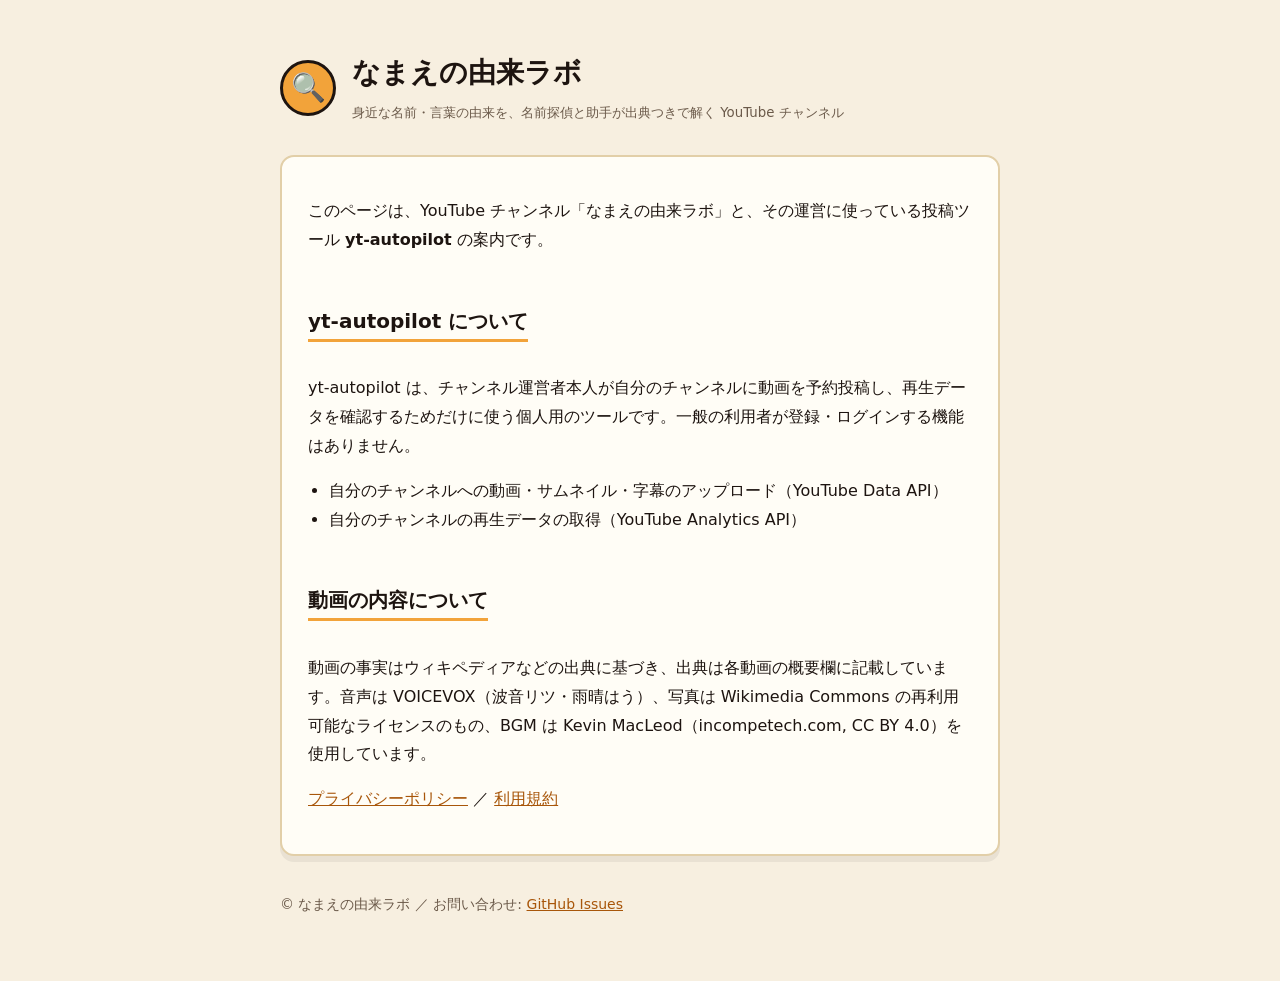
<file: index.html>
<!doctype html>
<html lang="ja"><head><meta charset="utf-8"><meta name="viewport" content="width=device-width,initial-scale=1">
<title>なまえの由来ラボ</title><link rel="stylesheet" href="style.css"></head>
<body><main>
<header><div class="logo">🔍</div><div><h1>なまえの由来ラボ</h1><small>身近な名前・言葉の由来を、名前探偵と助手が出典つきで解く YouTube チャンネル</small></div></header>
<div class="card">
<p>このページは、YouTube チャンネル「なまえの由来ラボ」と、その運営に使っている投稿ツール <strong>yt-autopilot</strong> の案内です。</p>
<h2>yt-autopilot について</h2>
<p>yt-autopilot は、チャンネル運営者本人が自分のチャンネルに動画を予約投稿し、再生データを確認するためだけに使う個人用のツールです。一般の利用者が登録・ログインする機能はありません。</p>
<ul>
<li>自分のチャンネルへの動画・サムネイル・字幕のアップロード（YouTube Data API）</li>
<li>自分のチャンネルの再生データの取得（YouTube Analytics API）</li>
</ul>
<h2>動画の内容について</h2>
<p>動画の事実はウィキペディアなどの出典に基づき、出典は各動画の概要欄に記載しています。音声は VOICEVOX（波音リツ・雨晴はう）、写真は Wikimedia Commons の再利用可能なライセンスのもの、BGM は Kevin MacLeod（incompetech.com, CC BY 4.0）を使用しています。</p>
<p><a href="privacy.html">プライバシーポリシー</a> ／ <a href="terms.html">利用規約</a></p>
</div>
<footer>© なまえの由来ラボ ／ お問い合わせ: <a href="https://github.com/tenhou-Ravenclaw/namae-yurai-lab/issues">GitHub Issues</a></footer>
</main></body></html>
</file>
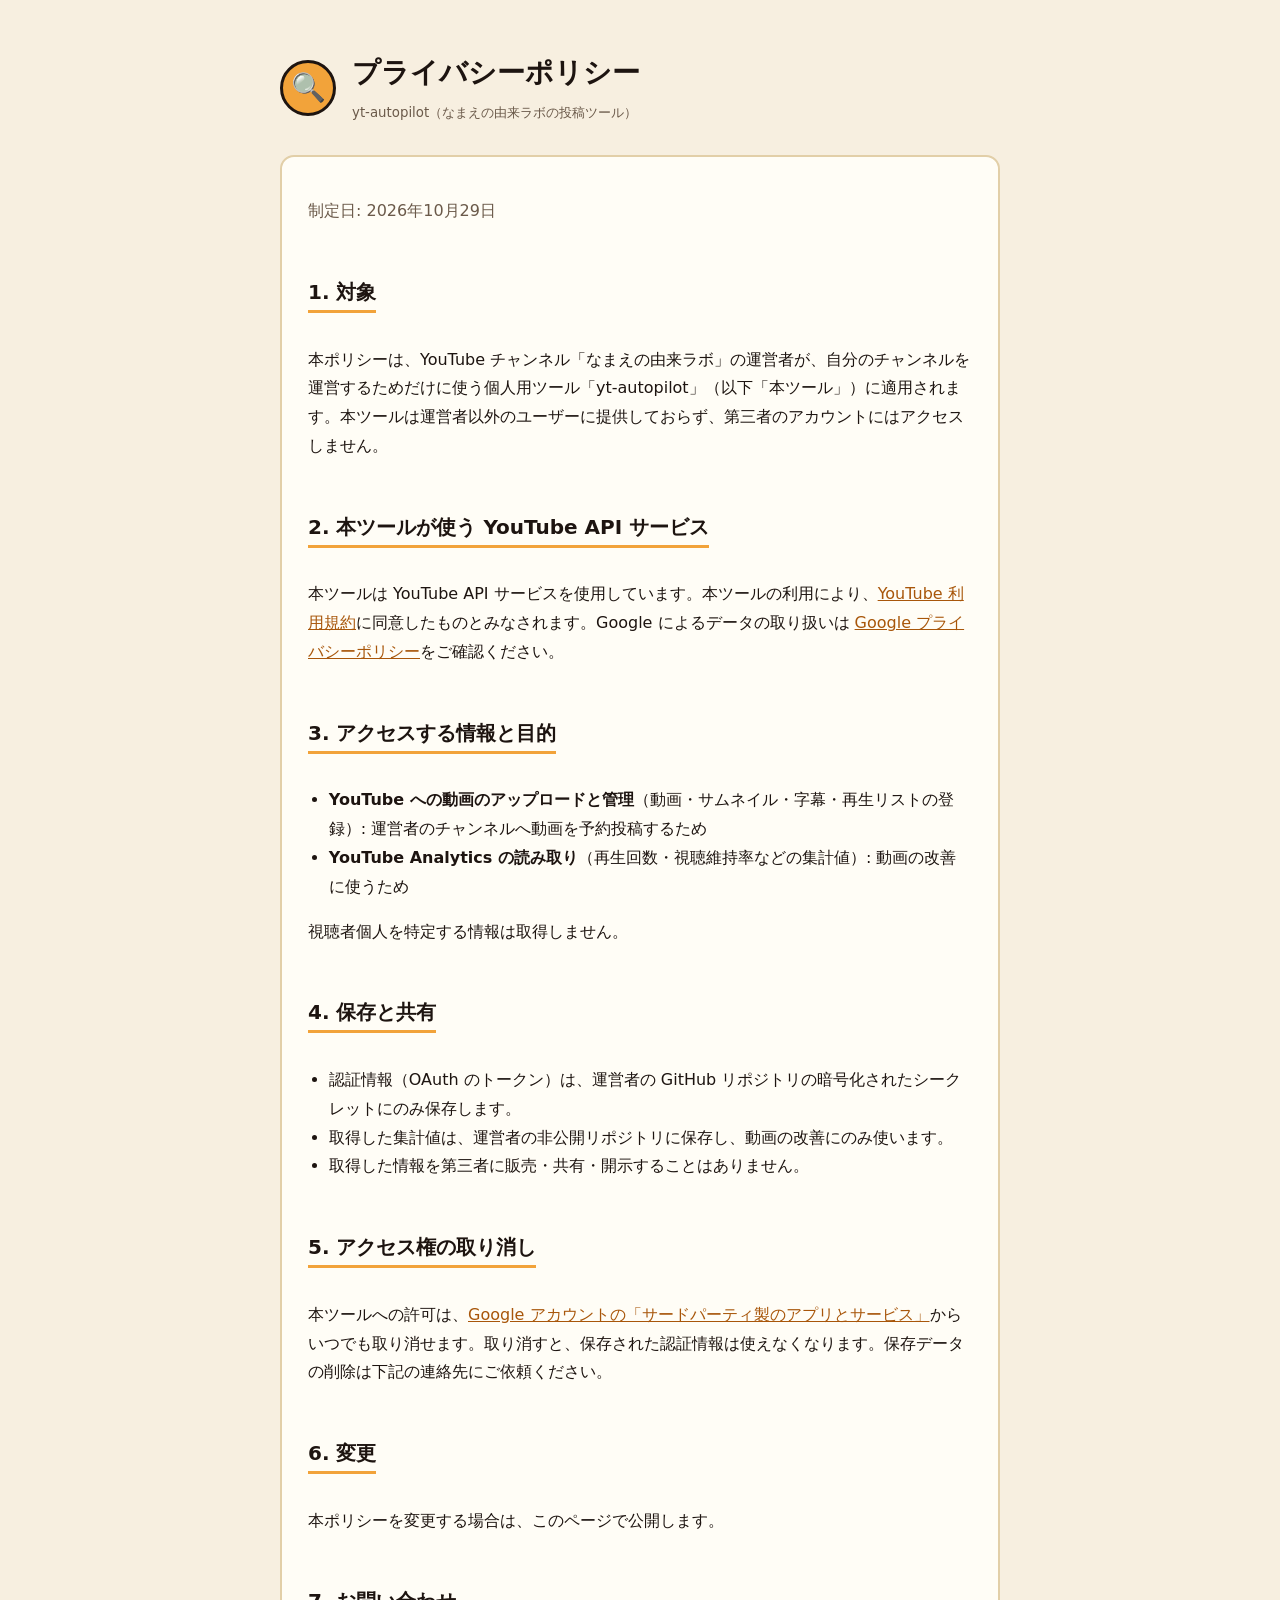
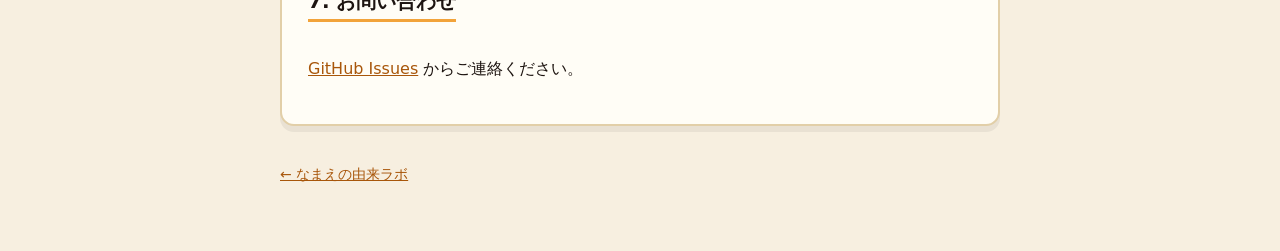
<file: privacy.html>
<!doctype html>
<html lang="ja"><head><meta charset="utf-8"><meta name="viewport" content="width=device-width,initial-scale=1">
<title>プライバシーポリシー | なまえの由来ラボ</title><link rel="stylesheet" href="style.css"></head>
<body><main>
<header><div class="logo">🔍</div><div><h1>プライバシーポリシー</h1><small>yt-autopilot（なまえの由来ラボの投稿ツール）</small></div></header>
<div class="card">
<p class="muted">制定日: 2026年10月29日</p>
<h2>1. 対象</h2>
<p>本ポリシーは、YouTube チャンネル「なまえの由来ラボ」の運営者が、自分のチャンネルを運営するためだけに使う個人用ツール「yt-autopilot」（以下「本ツール」）に適用されます。本ツールは運営者以外のユーザーに提供しておらず、第三者のアカウントにはアクセスしません。</p>
<h2>2. 本ツールが使う YouTube API サービス</h2>
<p>本ツールは YouTube API サービスを使用しています。本ツールの利用により、<a href="https://www.youtube.com/t/terms">YouTube 利用規約</a>に同意したものとみなされます。Google によるデータの取り扱いは <a href="https://policies.google.com/privacy">Google プライバシーポリシー</a>をご確認ください。</p>
<h2>3. アクセスする情報と目的</h2>
<ul>
<li><strong>YouTube への動画のアップロードと管理</strong>（動画・サムネイル・字幕・再生リストの登録）: 運営者のチャンネルへ動画を予約投稿するため</li>
<li><strong>YouTube Analytics の読み取り</strong>（再生回数・視聴維持率などの集計値）: 動画の改善に使うため</li>
</ul>
<p>視聴者個人を特定する情報は取得しません。</p>
<h2>4. 保存と共有</h2>
<ul>
<li>認証情報（OAuth のトークン）は、運営者の GitHub リポジトリの暗号化されたシークレットにのみ保存します。</li>
<li>取得した集計値は、運営者の非公開リポジトリに保存し、動画の改善にのみ使います。</li>
<li>取得した情報を第三者に販売・共有・開示することはありません。</li>
</ul>
<h2>5. アクセス権の取り消し</h2>
<p>本ツールへの許可は、<a href="https://security.google.com/settings/security/permissions">Google アカウントの「サードパーティ製のアプリとサービス」</a>からいつでも取り消せます。取り消すと、保存された認証情報は使えなくなります。保存データの削除は下記の連絡先にご依頼ください。</p>
<h2>6. 変更</h2>
<p>本ポリシーを変更する場合は、このページで公開します。</p>
<h2>7. お問い合わせ</h2>
<p><a href="https://github.com/tenhou-Ravenclaw/namae-yurai-lab/issues">GitHub Issues</a> からご連絡ください。</p>
</div>
<footer><a href="index.html">← なまえの由来ラボ</a></footer>
</main></body></html>
</file>
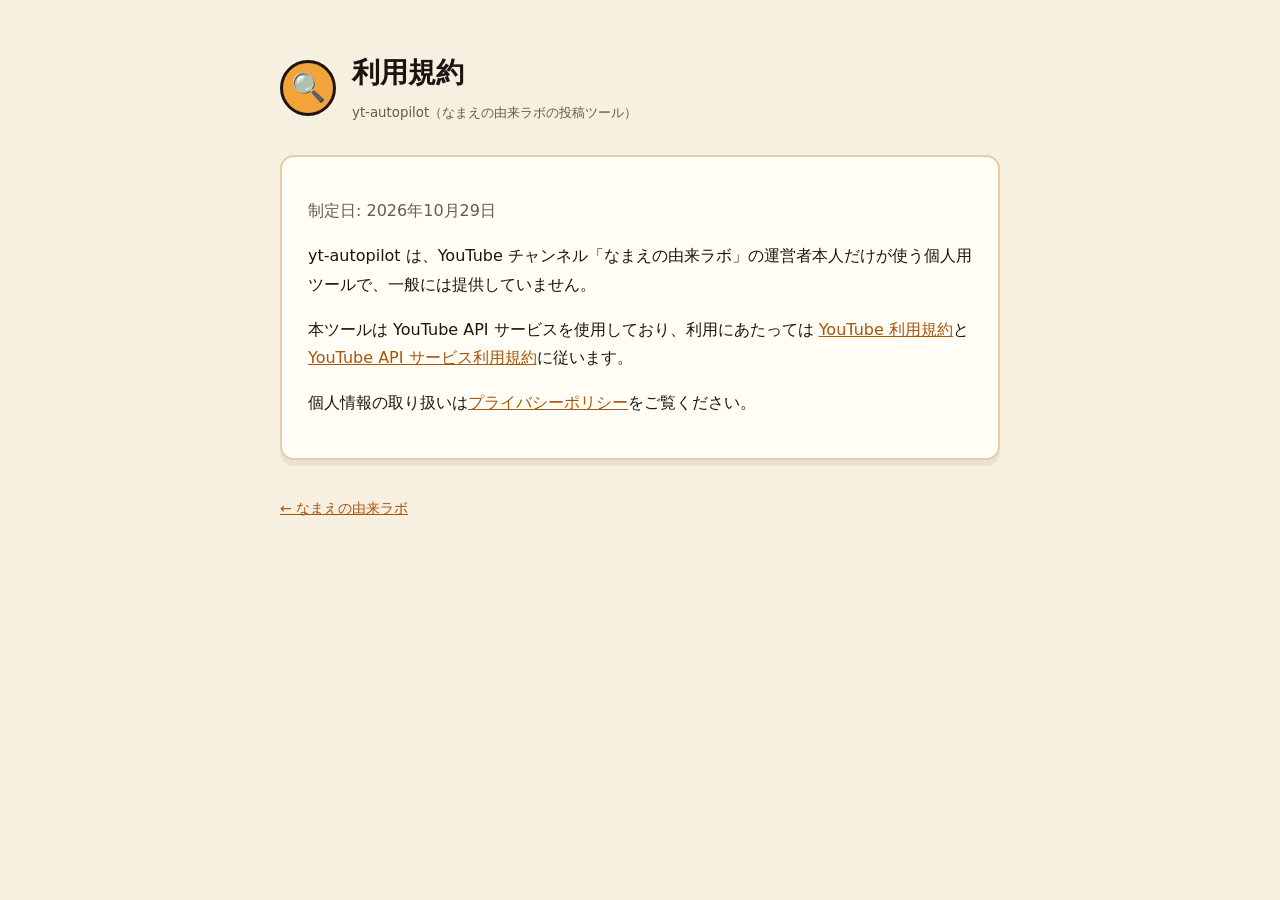
<file: terms.html>
<!doctype html>
<html lang="ja"><head><meta charset="utf-8"><meta name="viewport" content="width=device-width,initial-scale=1">
<title>利用規約 | なまえの由来ラボ</title><link rel="stylesheet" href="style.css"></head>
<body><main>
<header><div class="logo">🔍</div><div><h1>利用規約</h1><small>yt-autopilot（なまえの由来ラボの投稿ツール）</small></div></header>
<div class="card">
<p class="muted">制定日: 2026年10月29日</p>
<p>yt-autopilot は、YouTube チャンネル「なまえの由来ラボ」の運営者本人だけが使う個人用ツールで、一般には提供していません。</p>
<p>本ツールは YouTube API サービスを使用しており、利用にあたっては <a href="https://www.youtube.com/t/terms">YouTube 利用規約</a>と <a href="https://developers.google.com/youtube/terms/api-services-terms-of-service">YouTube API サービス利用規約</a>に従います。</p>
<p>個人情報の取り扱いは<a href="privacy.html">プライバシーポリシー</a>をご覧ください。</p>
</div>
<footer><a href="index.html">← なまえの由来ラボ</a></footer>
</main></body></html>
</file>
<file: style.css>
:root { --ink:#1d1410; --bg:#f7efe0; --card:#fffdf6; --accent:#f2a33a; --muted:#6b5a4a; }
* { box-sizing:border-box; }
body { margin:0; background:var(--bg); color:var(--ink); font-family:"Hiragino Sans","Noto Sans JP",system-ui,sans-serif; line-height:1.8; }
main { max-width:760px; margin:0 auto; padding:48px 20px 64px; }
header { display:flex; align-items:center; gap:16px; margin-bottom:28px; }
header .logo { width:56px; height:56px; border-radius:50%; background:var(--accent); display:grid; place-items:center; font-size:28px; border:3px solid var(--ink); }
h1 { font-size:28px; margin:0; } h2 { font-size:20px; margin-top:32px; border-bottom:3px solid var(--accent); display:inline-block; }
.card { background:var(--card); border:2px solid #e2cfa8; border-radius:14px; padding:24px 26px; box-shadow:0 6px 0 rgba(0,0,0,.06); }
a { color:#a8560a; } small, .muted { color:var(--muted); }
footer { margin-top:36px; font-size:14px; color:var(--muted); }
ul { padding-left:1.3em; }
</file>
